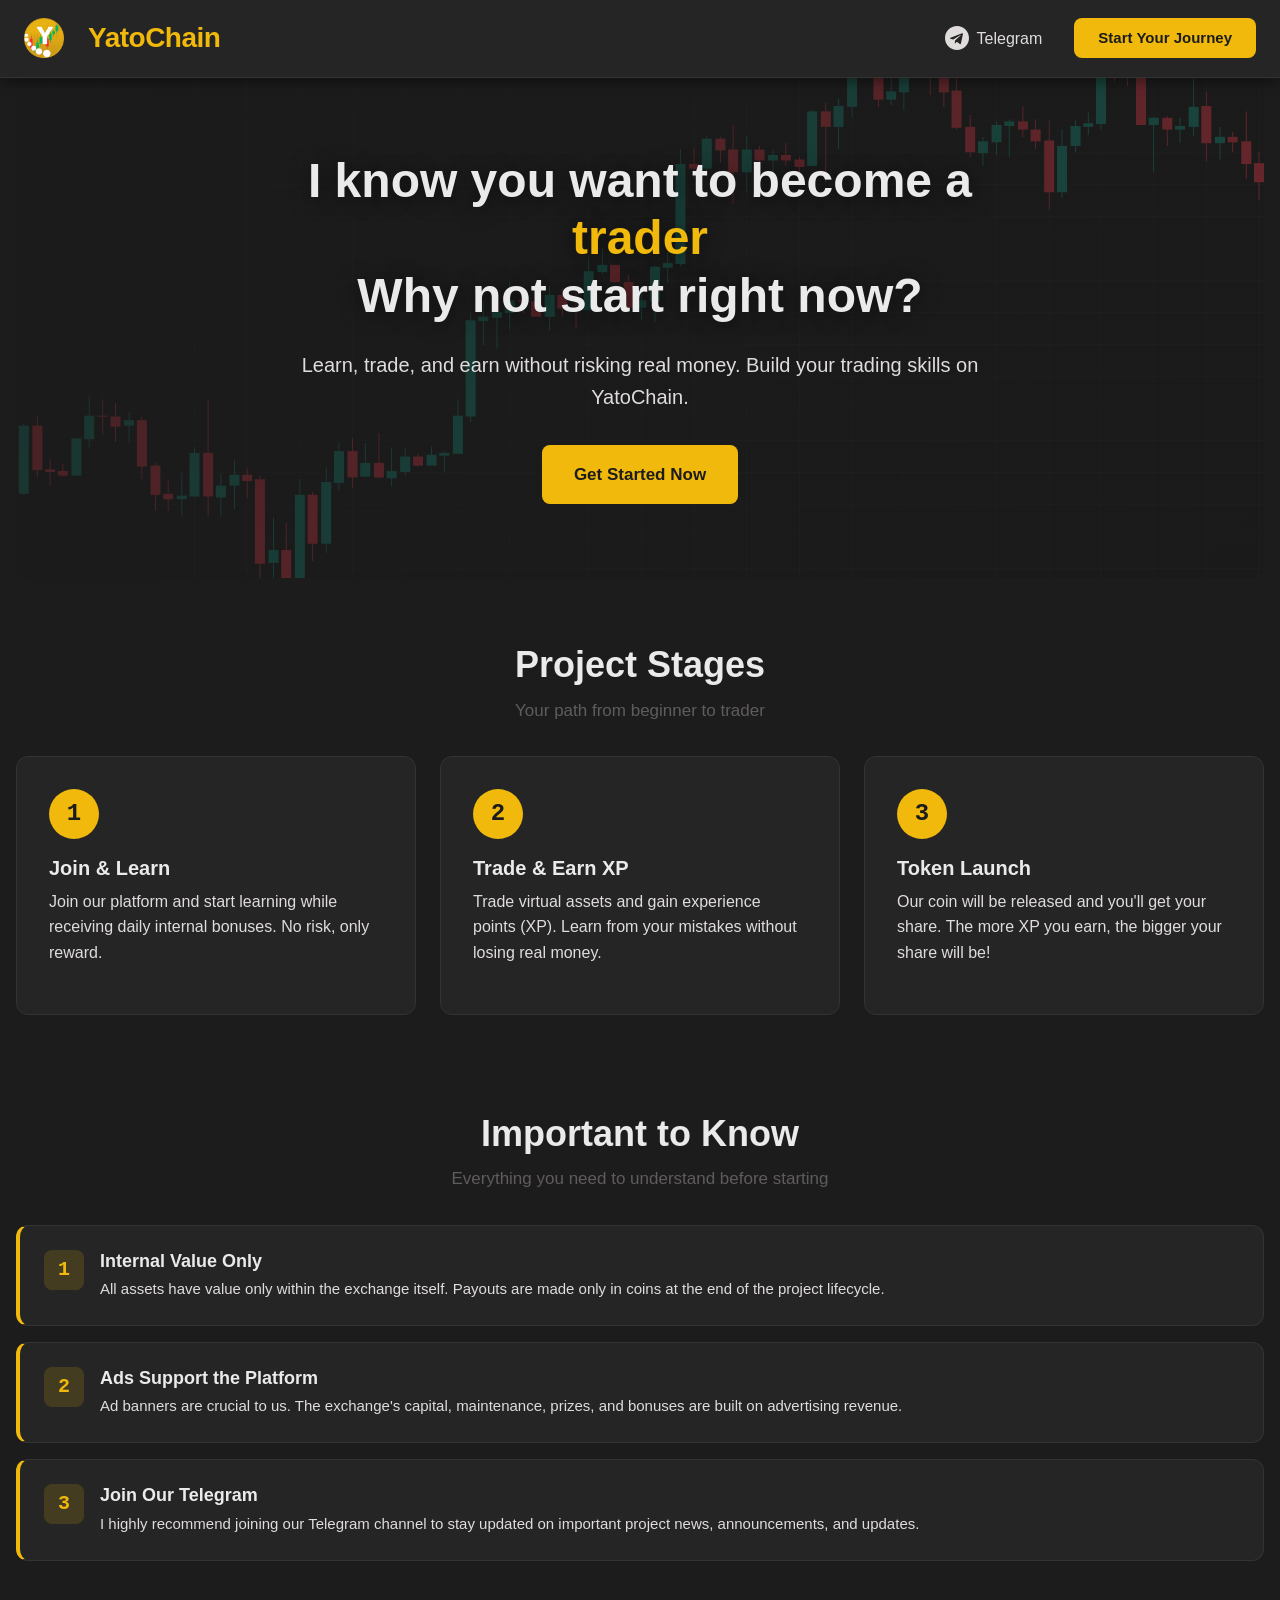
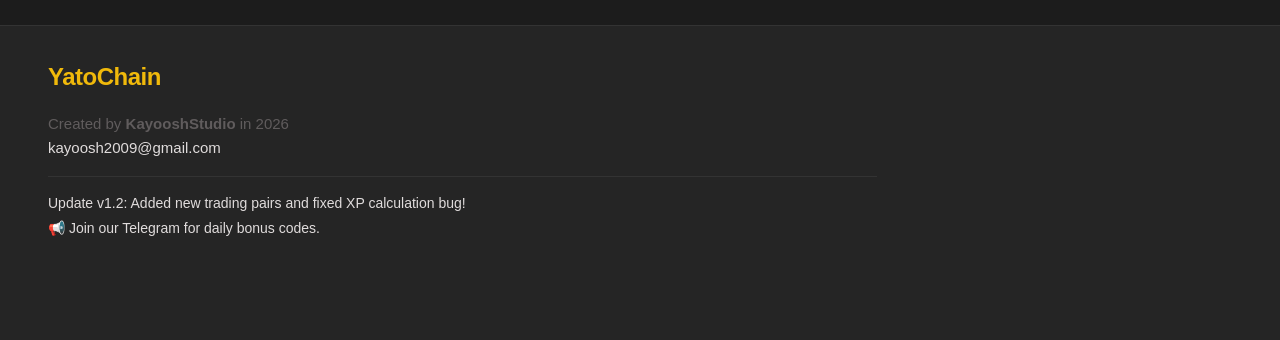
<file: static/index.html>
<!DOCTYPE html>
<html lang="en">
<head>
  <meta charset="UTF-8">
  <meta name="viewport" content="width=device-width, initial-scale=1.0">
  <title>YatoChain - Learn to Trade Risk-Free</title>
  <link rel="stylesheet" href="style.css">
  
  <!-- Additional styles specific for homepage -->
  <style>
    /* Hero Banner */
    .hero-banner {
      position: relative;
      width: 100%;
      height: 500px;
      background-image: url('img/banner.png');
      background-size: cover;
      background-position: center;
      display: flex;
      align-items: center;
      justify-content: center;
      overflow: hidden;
      border-radius: var(--radius-lg);
      margin-bottom: var(--spacing-xl);
    }

    .hero-banner::before {
      content: '';
      position: absolute;
      top: 0;
      left: 0;
      right: 0;
      bottom: 0;
      background: linear-gradient(
        135deg,
        rgba(28, 28, 28, 0.85) 0%,
        rgba(28, 28, 28, 0.6) 100%
      );
      z-index: 1;
    }

    .hero-content {
      position: relative;
      z-index: 2;
      text-align: center;
      max-width: 800px;
      padding: var(--spacing-xl);
      animation: fadeIn 0.8s ease-out;
    }

    .hero-title {
      font-size: 3rem;
      font-weight: 700;
      margin-bottom: var(--spacing-lg);
      line-height: 1.2;
      text-shadow: 0 2px 20px rgba(0, 0, 0, 0.5);
    }

    .hero-title span {
      color: var(--color-warning);
    }

    .hero-subtitle {
      font-size: 1.25rem;
      color: var(--text-secondary);
      margin-bottom: var(--spacing-xl);
    }

    /* Sections */
    .section {
      margin-bottom: var(--spacing-xl);
      padding: var(--spacing-xl) 0;
    }

    .section-header {
      text-align: center;
      margin-bottom: var(--spacing-xl);
    }

    .section-title {
      font-size: 2.25rem;
      font-weight: 700;
      margin-bottom: var(--spacing-sm);
    }

    .section-subtitle {
      color: var(--text-muted);
      font-size: 1.0625rem;
    }

    /* Stages Cards */
    .stage-card {
      position: relative;
      background-color: var(--bg-secondary);
      border: 1px solid var(--border-color);
      border-radius: var(--radius-lg);
      padding: var(--spacing-xl);
      transition: all 0.3s ease;
      overflow: hidden;
    }

    .stage-card:hover {
      transform: translateY(-5px);
      border-color: var(--color-warning);
      box-shadow: var(--shadow-lg);
    }

    .stage-number {
      display: inline-flex;
      align-items: center;
      justify-content: center;
      width: 50px;
      height: 50px;
      background-color: var(--color-warning);
      color: var(--bg-primary);
      font-size: 1.5rem;
      font-weight: 700;
      border-radius: var(--radius-full);
      margin-bottom: var(--spacing-md);
      font-family: var(--font-mono);
    }

    .stage-title {
      font-size: 1.25rem;
      font-weight: 600;
      margin-bottom: var(--spacing-sm);
    }

    .stage-description {
      color: var(--text-secondary);
      line-height: 1.6;
    }

    /* Info Cards */
    .info-card {
      background-color: var(--bg-secondary);
      border: 1px solid var(--border-color);
      border-left: 4px solid var(--color-warning);
      border-radius: var(--radius-lg);
      padding: var(--spacing-lg);
      display: flex;
      gap: var(--spacing-md);
      align-items: flex-start;
      transition: all 0.3s ease;
    }

    .info-card:hover {
      transform: translateX(5px);
      background-color: var(--bg-tertiary);
    }

    .info-icon {
      flex-shrink: 0;
      width: 40px;
      height: 40px;
      background-color: rgba(240, 185, 11, 0.15);
      color: var(--color-warning);
      border-radius: var(--radius-md);
      display: flex;
      align-items: center;
      justify-content: center;
      font-size: 1.25rem;
      font-weight: 700;
      font-family: var(--font-mono);
    }

    .info-content h4 {
      font-size: 1.125rem;
      margin-bottom: var(--spacing-xs);
    }

    .info-content p {
      color: var(--text-secondary);
      margin: 0;
      font-size: 0.9375rem;
      line-height: 1.6;
    }

    /* Footer */
    .footer {
      background-color: var(--bg-secondary);
      border-top: 1px solid var(--border-color);
      padding: var(--spacing-xl);
      margin-top: var(--spacing-xl);
      text-align: center;
    }

    .footer-content {
      max-width: 1400px;
      margin: 0 auto;
      color: var(--text-muted);
    }

    .footer-logo {
      color: var(--color-warning);
      font-size: 1.5rem;
      font-weight: 700;
      margin-bottom: var(--spacing-md);
    }

    .footer a {
      color: var(--text-secondary);
      transition: color 0.2s ease;
    }

    .footer a:hover {
      color: var(--color-warning);
    }

    /* Telegram Icon */
    .telegram-icon {
      width: 24px;
      height: 24px;
      fill: var(--text-secondary);
      transition: fill 0.2s ease;
    }

    .nav-link:hover .telegram-icon,
    .nav-link:focus .telegram-icon {
      fill: var(--color-warning);
    }

    /* Responsive */
    @media (max-width: 768px) {
      .hero-banner {
        height: 400px;
      }

      .hero-title {
        font-size: 2rem;
      }

      .hero-subtitle {
        font-size: 1rem;
      }

      .section-title {
        font-size: 1.75rem;
      }

      .grid-cols-3 {
        grid-template-columns: 1fr;
      }
    }
  </style>
</head>
<body>

  <!-- Navigation -->
  <nav class="navbar">
    <div class="navbar-content">
      <div class="flex items-center gap-2">
        <img src="img/logo.png" alt="YatoChain" class="logo" style="height: 40px; width: auto;">
        <span class="logo" style="margin-left: var(--spacing-sm);">YatoChain</span>
      </div>

      <div class="flex items-center gap-2">
        <a href="https://t.me/yatochain" target="_blank" rel="noopener noreferrer" class="nav-link flex items-center gap-1" aria-label="Join our Telegram">
          <svg class="telegram-icon" viewBox="0 0 24 24" xmlns="http://www.w3.org/2000/svg">
            <path d="M12 0C5.373 0 0 5.373 0 12s5.373 12 12 12 12-5.373 12-12S18.627 0 12 0zm5.894 8.221l-1.97 9.28c-.145.658-.537.818-1.084.508l-3-2.21-1.446 1.394c-.14.18-.357.295-.6.295-.002 0-.003 0-.005 0l.213-3.054 5.569-5.022c.24-.213-.054-.334-.373-.121l-6.869 4.326-2.96-.924c-.64-.203-.658-.643.135-.953l11.566-4.458c.538-.196 1.006.128.832.941z"/>
          </svg>
          Telegram
        </a>

        <a href="app/lets-start.html" class="btn btn-primary">Start Your Journey</a>
      </div>
    </div>
  </nav>

  <!-- Main Content -->
  <main class="container">
    
    <!-- Hero Banner -->
    <section class="hero-banner fade-in">
      <div class="hero-content">
        <h1 class="hero-title">
          I know you want to become a <span>trader</span><br>
          Why not start right now?
        </h1>
        <p class="hero-subtitle">
          Learn, trade, and earn without risking real money. Build your trading skills on YatoChain.
        </p>
        <a href="app/lets-start.html" class="btn btn-primary btn-lg">Get Started Now</a>
      </div>
    </section>

    <!-- Project Stages Section -->
    <section class="section">
      <div class="section-header">
        <h2 class="section-title">Project Stages</h2>
        <p class="section-subtitle">Your path from beginner to trader</p>
      </div>

      <div class="grid grid-cols-3 gap-3">
        <div class="stage-card fade-in">
          <div class="stage-number">1</div>
          <h3 class="stage-title">Join & Learn</h3>
          <p class="stage-description">
            Join our platform and start learning while receiving daily internal bonuses. No risk, only reward.
          </p>
        </div>

        <div class="stage-card fade-in">
          <div class="stage-number">2</div>
          <h3 class="stage-title">Trade & Earn XP</h3>
          <p class="stage-description">
            Trade virtual assets and gain experience points (XP). Learn from your mistakes without losing real money.
          </p>
        </div>

        <div class="stage-card fade-in">
          <div class="stage-number">3</div>
          <h3 class="stage-title">Token Launch</h3>
          <p class="stage-description">
            Our coin will be released and you'll get your share. The more XP you earn, the bigger your share will be!
          </p>
        </div>
      </div>
    </section>

    <!-- Important to Know Section -->
    <section class="section">
      <div class="section-header">
        <h2 class="section-title">Important to Know</h2>
        <p class="section-subtitle">Everything you need to understand before starting</p>
      </div>

      <div class="flex flex-col gap-2">
        <div class="info-card fade-in">
          <div class="info-icon">1</div>
          <div class="info-content">
            <h4>Internal Value Only</h4>
            <p>
              All assets have value only within the exchange itself. Payouts are made only in coins at the end of the project lifecycle.
            </p>
          </div>
        </div>

        <div class="info-card fade-in">
          <div class="info-icon">2</div>
          <div class="info-content">
            <h4>Ads Support the Platform</h4>
            <p>
              Ad banners are crucial to us. The exchange's capital, maintenance, prizes, and bonuses are built on advertising revenue.
            </p>
          </div>
        </div>

        <div class="info-card fade-in">
          <div class="info-icon">3</div>
          <div class="info-content">
            <h4>Join Our Telegram</h4>
            <p>
              I highly recommend joining our Telegram channel to stay updated on important project news, announcements, and updates.
            </p>
          </div>
        </div>
      </div>
    </section>

  </main>

  <!-- Footer -->
<footer class="footer">
  <div class="footer-content">
    
    <!-- ЛЕВАЯ ЧАСТЬ: Текст и дополнительные блоки -->
    <div class="footer-left-block">
      <div class="footer-logo">YatoChain</div>
      
      <!-- Основной копирайт -->
      <p class="footer-info">
        Created by <strong>KayooshStudio</strong> in 2026<br>
        <a href="mailto:kayoosh2009@gmail.com">kayoosh2009@gmail.com</a>
      </p>

      <!-- ⬇️ БЛОК ДЛЯ ДОПОЛНИТЕЛЬНОГО ТЕКСТА ⬇️ -->
      <div class="footer-extra-text">
        <p> Update v1.2: Added new trading pairs and fixed XP calculation bug!</p>
        <p>📢 Join our Telegram for daily bonus codes.</p>
        <!-- Сюда можешь добавлять любые новые абзацы или списки -->
      </div>
      <!-- ️ КОНЕЦ БЛОКА ️ -->
    </div>

    <!-- ПРАВАЯ ЧАСТЬ: Рекламный баннер AADS -->
    <div class="footer-ad-container">
      <!-- BEGIN AADS AD UNIT 2447646 -->
      <div id="frame" style="width: 300px; margin: 0; z-index: 99998; height: auto;">
        <iframe 
          data-aa='2447646' 
          src='//ad.a-ads.com/2447646/?size=300x250&background_color=1C1C1C&title_color=F0B90B'
          style='border:0; padding:0; width:300px; height:250px; overflow:hidden; display:block;'>
        </iframe>
      </div>
      <!-- END AADS AD UNIT 2447646 -->
    </div>

  </div>
</footer>

</body>
</html>
</file>
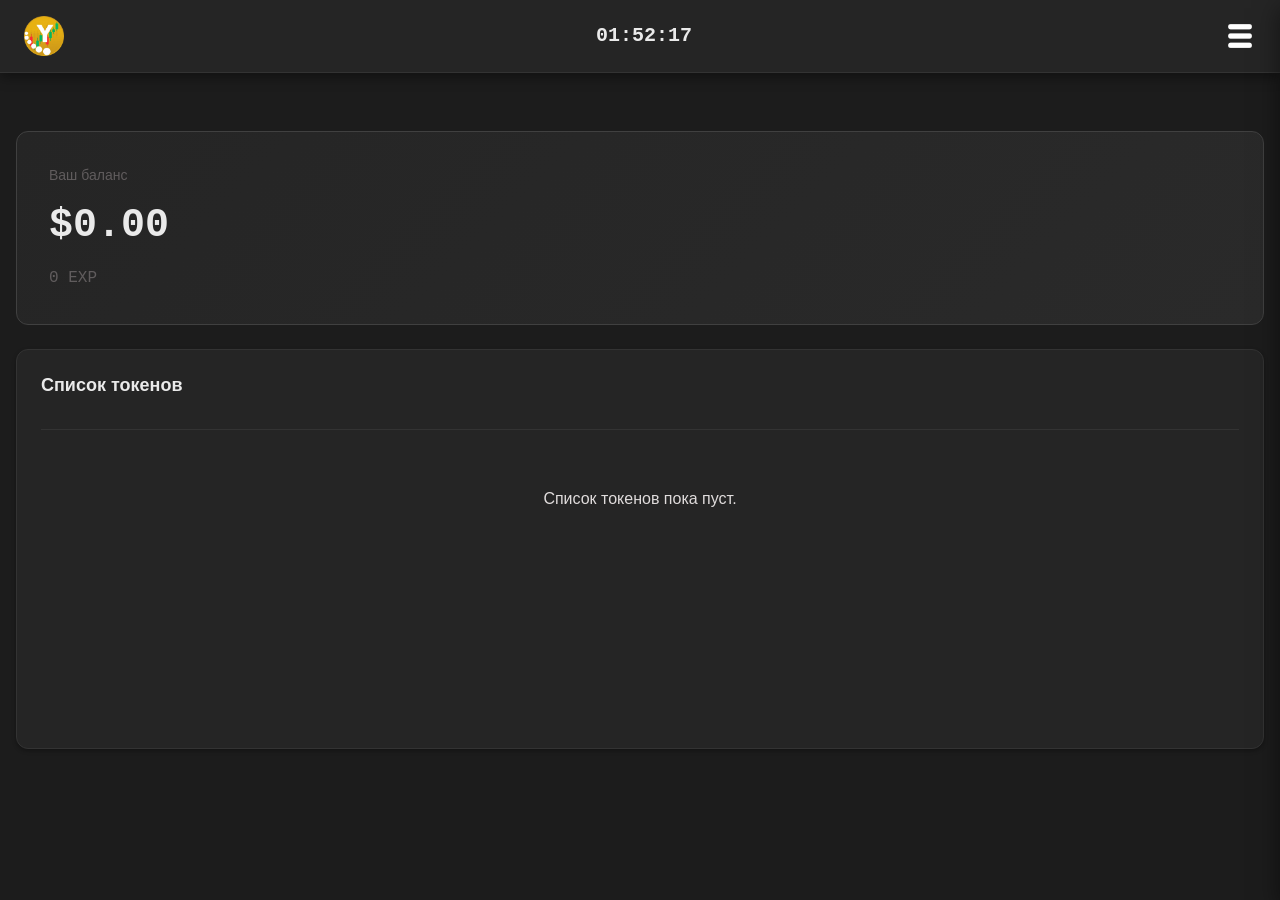
<file: static/app/dashboard.html>
<!DOCTYPE html>
<html lang="ru">

<head>
    <meta charset="UTF-8">
    <meta name="viewport" content="width=device-width, initial-scale=1.0">
    <title>YatoChain - Dashboard</title>
    <link rel="stylesheet" href="../style.css">
    <link rel="stylesheet" href="css/dashboard.css">
</head>

<body>

    <!-- 1. НАВБАР -->
    <nav class="navbar">
        <div class="navbar-content">
            <a href="#" class="navbar-logo-link">
                <img src="../img/logo.png" alt="Logo" class="navbar-logo">
            </a>
            <div class="server-time" id="serverTime">00:00:00</div>
            <button class="menu-btn" id="menuToggle">
                <img src="../img/menu.png" alt="Menu">
            </button>
        </div>
    </nav>

    <div id="frame" style="width: 320px;margin: auto;z-index: 99998;height: auto">
        <iframe data-aa='2448442'
            src='//ad.a-ads.com/2448442/?size=320x50&background_color=1C1C1C&title_color=F0B90B&title_hover_color=4A90E2'
            style='border:0; padding:0; width:320px; height:50px; overflow:hidden;display: block;margin: auto'></iframe>
    </div>

    <!-- 2. ОСНОВНОЙ КОНТЕНТ -->
    <main class="container" style="padding-top: var(--spacing-sm);">

        <!-- Рамка с балансом и EXP -->
        <div class="balance-card fade-in">
            <div class="balance-label">Ваш баланс</div>
            <div class="balance-amount">$0.00</div>
            <div class="exp-text">0 EXP</div>
        </div>

        <!-- Список токенов (пока пустой) -->
        <div class="card token-list-card fade-in">
            <div class="card-header">
                <h3 class="card-title">Список токенов</h3>
            </div>
            <div class="card-body">
                <div class="empty-state">
                    <p>Список токенов пока пуст.</p>
                </div>
            </div>
        </div>

    </main>






    <!-- Боковая панель меню -->
    <aside class="side-panel" id="sideMenu">
        
        <!-- Шапка: Аватар, Имя и Название страницы -->
        <div class="side-panel-header">
            <div class="user-info">
                <img src="../img/person.png" alt="Avatar" class="user-avatar">
                <div class="user-details">
                    <span class="user-name">YatoTrader</span>
                    <span class="page-name">Dashboard</span>
                </div>
            </div>
            <button class="close-btn" id="closeMenu">&times;</button>
        </div>

        <!-- Навигация: 3 кнопки с иконками -->
        <nav class="side-panel-nav">
            <a href="#" class="side-link active">
                <img src="../img/wallet.png" alt="Dashboard" class="side-icon">
                <span>My Wallet</span>
            </a>
            <a href="#" class="side-link">
                <img src="../img/earn.png" alt="Trade" class="side-icon">
                <span>Daily Earn</span>
            </a>
            <a href="#" class="side-link">
                <img src="../img/add-token.png" alt="Portfolio" class="side-icon">
                <span>Add Token</span>
            </a>
        </nav>

        <!-- Футер: Кнопки выхода и Телеграма -->
        <div class="side-panel-footer">
            <a href="#" class="footer-btn logout-btn">
                <img src="../img/logout.png" alt="Logout" class="footer-icon">
                <span>Logout</span>
            </a>
            <a href="https://t.me/kayoosh_channel" target="_blank" class="footer-btn telegram-btn">
                <img src="../img/telegram.png" alt="Telegram" class="footer-icon">
                <span>Telegram</span>
            </a>
        </div>

    </aside>







    <div class="menu-overlay" id="menuOverlay"></div>

    <script>
        // 1. Часы
        function updateTime() {
            const now = new Date();
            const h = String(now.getHours()).padStart(2, '0');
            const m = String(now.getMinutes()).padStart(2, '0');
            const s = String(now.getSeconds()).padStart(2, '0');
            const timeEl = document.getElementById('serverTime');
            if (timeEl) timeEl.textContent = `${h}:${m}:${s}`;
        }
        setInterval(updateTime, 1000);
        updateTime();

        // 2. Логика бокового меню
        const menuToggle = document.getElementById('menuToggle');
        const sideMenu = document.getElementById('sideMenu');
        const closeMenuBtn = document.getElementById('closeMenu');
        const menuOverlay = document.getElementById('menuOverlay');

        function openMenu() {
            sideMenu.classList.add('active');
            menuOverlay.classList.add('active');
        }

        function closeMenu() {
            sideMenu.classList.remove('active');
            menuOverlay.classList.remove('active');
        }

        menuToggle.addEventListener('click', openMenu);
        closeMenuBtn.addEventListener('click', closeMenu);
        menuOverlay.addEventListener('click', closeMenu);
    </script>

</body>

</html>
</file>
<file: static/style.css>
/* ============================================
   YATOCHAIN - CSS Variables & Base Styles
   ============================================ */

:root {
  /* Цветовая палитра */
  --bg-primary: #1C1C1C;
  --bg-secondary: #252525;
  --bg-tertiary: #2A2A2A;

  --text-primary: #EAEAEA;
  --text-secondary: #E0DCDC;
  --text-muted: #605C5D;

  /* Акценты для трейдинга */
  --color-success: #0ECB81;
  --color-danger: #F6465D;
  --color-warning: #F0B90B;
  --color-info: #4A90E2;

  /* Границы */
  --border-color: #333333;
  --border-light: #404040;

  /* Тени */
  --shadow-sm: 0 2px 4px rgba(0, 0, 0, 0.3);
  --shadow-md: 0 4px 12px rgba(0, 0, 0, 0.4);
  --shadow-lg: 0 8px 24px rgba(0, 0, 0, 0.5);

  /* Отступы */
  --spacing-xs: 0.25rem;
  --spacing-sm: 0.5rem;
  --spacing-md: 1rem;
  --spacing-lg: 1.5rem;
  --spacing-xl: 2rem;

  /* Скругления */
  --radius-sm: 4px;
  --radius-md: 8px;
  --radius-lg: 12px;
  --radius-full: 9999px;

  /* Шрифты */
  --font-family: -apple-system, BlinkMacSystemFont, 'Segoe UI', Roboto, 'Helvetica Neue', Arial, sans-serif;
  --font-mono: 'Courier New', monospace;
}

/* ============================================
   Reset & Base
   ============================================ */

* {
  margin: 0;
  padding: 0;
  box-sizing: border-box;
}

html {
  font-size: 16px;
  scroll-behavior: smooth;
}

body {
  font-family: var(--font-family);
  background-color: var(--bg-primary);
  color: var(--text-primary);
  line-height: 1.6;
  min-height: 100vh;
  -webkit-font-smoothing: antialiased;
  -moz-osx-font-smoothing: grayscale;
}

/* ============================================
   Typography
   ============================================ */

h1,
h2,
h3,
h4,
h5,
h6 {
  color: var(--text-primary);
  font-weight: 600;
  line-height: 1.3;
  margin-bottom: var(--spacing-md);
}

h1 {
  font-size: 2.5rem;
}

h2 {
  font-size: 2rem;
}

h3 {
  font-size: 1.75rem;
}

h4 {
  font-size: 1.5rem;
}

h5 {
  font-size: 1.25rem;
}

h6 {
  font-size: 1rem;
}

p {
  color: var(--text-secondary);
  margin-bottom: var(--spacing-md);
}

a {
  color: var(--text-primary);
  text-decoration: none;
  transition: color 0.2s ease;
}

a:hover {
  color: var(--color-warning);
}

/* ============================================
   Layout Components
   ============================================ */

.container {
  width: 100%;
  max-width: 1400px;
  margin: 0 auto;
  padding: 0 var(--spacing-md);
}

.dashboard {
  display: grid;
  grid-template-columns: 250px 1fr 300px;
  gap: var(--spacing-lg);
  min-height: calc(100vh - 70px);
  padding: var(--spacing-lg);
}

/* ============================================
   Navigation
   ============================================ */

.navbar {
  background-color: var(--bg-secondary);
  border-bottom: 1px solid var(--border-color);
  padding: var(--spacing-md) var(--spacing-lg);
  position: sticky;
  top: 0;
  z-index: 1000;
  box-shadow: var(--shadow-md);
}

.navbar-content {
  display: flex;
  justify-content: space-between;
  align-items: center;
  max-width: 1400px;
  margin: 0 auto;
}

.logo {
  font-size: 1.75rem;
  font-weight: 700;
  color: var(--color-warning);
  letter-spacing: -0.5px;
}

.nav-menu {
  display: flex;
  gap: var(--spacing-lg);
  list-style: none;
}

.nav-link {
  color: var(--text-secondary);
  font-weight: 500;
  padding: var(--spacing-sm) var(--spacing-md);
  border-radius: var(--radius-md);
  transition: all 0.2s ease;
}

.nav-link:hover,
.nav-link.active {
  color: var(--text-primary);
  background-color: var(--bg-tertiary);
}

.sidebar {
  background-color: var(--bg-secondary);
  border-right: 1px solid var(--border-color);
  padding: var(--spacing-lg);
  border-radius: var(--radius-lg);
  height: fit-content;
}

.sidebar-menu {
  list-style: none;
}

.sidebar-item {
  margin-bottom: var(--spacing-sm);
}

.sidebar-link {
  display: flex;
  align-items: center;
  gap: var(--spacing-md);
  padding: var(--spacing-md);
  color: var(--text-secondary);
  border-radius: var(--radius-md);
  transition: all 0.2s ease;
}

.sidebar-link:hover,
.sidebar-link.active {
  background-color: var(--bg-tertiary);
  color: var(--color-warning);
}

/* ============================================
   Cards & Panels
   ============================================ */

.card {
  background-color: var(--bg-secondary);
  border: 1px solid var(--border-color);
  border-radius: var(--radius-lg);
  padding: var(--spacing-lg);
  box-shadow: var(--shadow-sm);
  transition: box-shadow 0.2s ease;
}

.card:hover {
  box-shadow: var(--shadow-md);
}

.card-header {
  display: flex;
  justify-content: space-between;
  align-items: center;
  margin-bottom: var(--spacing-lg);
  padding-bottom: var(--spacing-md);
  border-bottom: 1px solid var(--border-color);
}

.card-title {
  font-size: 1.125rem;
  font-weight: 600;
  color: var(--text-primary);
}

.card-body {
  color: var(--text-secondary);
}

/* ============================================
   Buttons
   ============================================ */

.btn {
  display: inline-flex;
  align-items: center;
  justify-content: center;
  gap: var(--spacing-sm);
  padding: var(--spacing-sm) var(--spacing-lg);
  font-family: var(--font-family);
  font-size: 0.9375rem;
  font-weight: 600;
  border: none;
  border-radius: var(--radius-md);
  cursor: pointer;
  transition: all 0.2s ease;
  text-decoration: none;
}

.btn-primary {
  background-color: var(--color-warning);
  color: var(--bg-primary);
}

.btn-primary:hover {
  background-color: #d4a409;
  transform: translateY(-1px);
  box-shadow: var(--shadow-md);
}

.btn-success {
  background-color: var(--color-success);
  color: var(--bg-primary);
}

.btn-success:hover {
  background-color: #0db876;
  transform: translateY(-1px);
}

.btn-danger {
  background-color: var(--color-danger);
  color: white;
}

.btn-danger:hover {
  background-color: #e03e54;
  transform: translateY(-1px);
}

.btn-secondary {
  background-color: var(--bg-tertiary);
  color: var(--text-primary);
  border: 1px solid var(--border-light);
}

.btn-secondary:hover {
  background-color: var(--border-light);
}

.btn-outline {
  background-color: transparent;
  border: 1px solid var(--border-light);
  color: var(--text-primary);
}

.btn-outline:hover {
  background-color: var(--bg-tertiary);
  border-color: var(--text-muted);
}

.btn-sm {
  padding: var(--spacing-xs) var(--spacing-md);
  font-size: 0.8125rem;
}

.btn-lg {
  padding: var(--spacing-md) var(--spacing-xl);
  font-size: 1.0625rem;
}

/* ============================================
   Tables
   ============================================ */

.table-container {
  overflow-x: auto;
  border-radius: var(--radius-md);
}

.table {
  width: 100%;
  border-collapse: collapse;
  background-color: var(--bg-secondary);
}

.table thead {
  background-color: var(--bg-tertiary);
}

.table th {
  padding: var(--spacing-md);
  text-align: left;
  font-weight: 600;
  color: var(--text-secondary);
  font-size: 0.875rem;
  text-transform: uppercase;
  letter-spacing: 0.5px;
  border-bottom: 1px solid var(--border-color);
}

.table td {
  padding: var(--spacing-md);
  color: var(--text-primary);
  border-bottom: 1px solid var(--border-color);
}

.table tbody tr {
  transition: background-color 0.15s ease;
}

.table tbody tr:hover {
  background-color: var(--bg-tertiary);
}

/* ============================================
   Price & Trading Elements
   ============================================ */

.price {
  font-family: var(--font-mono);
  font-weight: 600;
  font-size: 1.125rem;
}

.price-up {
  color: var(--color-success);
}

.price-down {
  color: var(--color-danger);
}

.price-change {
  display: inline-flex;
  align-items: center;
  gap: var(--spacing-xs);
  font-family: var(--font-mono);
  font-size: 0.875rem;
  font-weight: 600;
  padding: var(--spacing-xs) var(--spacing-sm);
  border-radius: var(--radius-sm);
}

.price-change.positive {
  color: var(--color-success);
  background-color: rgba(14, 203, 129, 0.1);
}

.price-change.negative {
  color: var(--color-danger);
  background-color: rgba(246, 70, 93, 0.1);
}

.balance-card {
  background: linear-gradient(135deg, var(--bg-secondary) 0%, var(--bg-tertiary) 100%);
  border: 1px solid var(--border-light);
  padding: var(--spacing-xl);
  border-radius: var(--radius-lg);
  margin-bottom: var(--spacing-lg);
}

.balance-label {
  color: var(--text-muted);
  font-size: 0.875rem;
  margin-bottom: var(--spacing-sm);
}

.balance-amount {
  font-size: 2.5rem;
  font-weight: 700;
  color: var(--text-primary);
  font-family: var(--font-mono);
}

/* ============================================
   Forms & Inputs
   ============================================ */

.form-group {
  margin-bottom: var(--spacing-lg);
}

.form-label {
  display: block;
  margin-bottom: var(--spacing-sm);
  color: var(--text-secondary);
  font-weight: 500;
  font-size: 0.875rem;
}

.form-input,
.form-select {
  width: 100%;
  padding: var(--spacing-md);
  background-color: var(--bg-tertiary);
  border: 1px solid var(--border-color);
  border-radius: var(--radius-md);
  color: var(--text-primary);
  font-family: var(--font-family);
  font-size: 0.9375rem;
  transition: all 0.2s ease;
}

.form-input:focus,
.form-select:focus {
  outline: none;
  border-color: var(--color-warning);
  box-shadow: 0 0 0 3px rgba(240, 185, 11, 0.1);
}

.form-input::placeholder {
  color: var(--text-muted);
}

.input-group {
  display: flex;
  gap: var(--spacing-sm);
}

.input-group .form-input {
  flex: 1;
}

/* ============================================
   Chart Container
   ============================================ */

.chart-container {
  background-color: var(--bg-secondary);
  border: 1px solid var(--border-color);
  border-radius: var(--radius-lg);
  padding: var(--spacing-lg);
  height: 500px;
  position: relative;
}

.chart-header {
  display: flex;
  justify-content: space-between;
  align-items: center;
  margin-bottom: var(--spacing-lg);
}

.chart-title {
  font-size: 1.25rem;
  font-weight: 600;
}

.chart-timeframe {
  display: flex;
  gap: var(--spacing-xs);
}

.timeframe-btn {
  padding: var(--spacing-xs) var(--spacing-md);
  background-color: var(--bg-tertiary);
  border: 1px solid var(--border-color);
  color: var(--text-muted);
  border-radius: var(--radius-sm);
  cursor: pointer;
  font-size: 0.8125rem;
  font-weight: 500;
  transition: all 0.2s ease;
}

.timeframe-btn:hover,
.timeframe-btn.active {
  background-color: var(--color-warning);
  color: var(--bg-primary);
  border-color: var(--color-warning);
}

/* ============================================
   Badges
   ============================================ */

.badge {
  display: inline-flex;
  align-items: center;
  padding: var(--spacing-xs) var(--spacing-sm);
  border-radius: var(--radius-sm);
  font-size: 0.75rem;
  font-weight: 600;
  text-transform: uppercase;
  letter-spacing: 0.5px;
}

.badge-success {
  background-color: rgba(14, 203, 129, 0.2);
  color: var(--color-success);
}

.badge-danger {
  background-color: rgba(246, 70, 93, 0.2);
  color: var(--color-danger);
}

.badge-warning {
  background-color: rgba(240, 185, 11, 0.2);
  color: var(--color-warning);
}

/* ============================================
   Utility Classes
   ============================================ */

.text-center {
  text-align: center;
}

.text-left {
  text-align: left;
}

.text-right {
  text-align: right;
}

.mt-1 {
  margin-top: var(--spacing-sm);
}

.mt-2 {
  margin-top: var(--spacing-md);
}

.mt-3 {
  margin-top: var(--spacing-lg);
}

.mb-1 {
  margin-bottom: var(--spacing-sm);
}

.mb-2 {
  margin-bottom: var(--spacing-md);
}

.mb-3 {
  margin-bottom: var(--spacing-lg);
}

.flex {
  display: flex;
}

.flex-col {
  flex-direction: column;
}

.items-center {
  align-items: center;
}

.justify-between {
  justify-content: space-between;
}

.justify-center {
  justify-content: center;
}

.gap-1 {
  gap: var(--spacing-sm);
}

.gap-2 {
  gap: var(--spacing-md);
}

.gap-3 {
  gap: var(--spacing-lg);
}

.grid {
  display: grid;
}

.grid-cols-2 {
  grid-template-columns: repeat(2, 1fr);
}

.grid-cols-3 {
  grid-template-columns: repeat(3, 1fr);
}

.grid-cols-4 {
  grid-template-columns: repeat(4, 1fr);
}

/* ============================================
   Responsive Design
   ============================================ */

@media (max-width: 1200px) {
  .dashboard {
    grid-template-columns: 1fr;
  }

  .sidebar {
    display: none;
  }
}

@media (max-width: 768px) {
  .nav-menu {
    display: none;
  }

  .dashboard {
    padding: var(--spacing-md);
  }

  .card {
    padding: var(--spacing-md);
  }

  .balance-amount {
    font-size: 1.75rem;
  }

  .table th,
  .table td {
    padding: var(--spacing-sm);
    font-size: 0.875rem;
  }
}

/* ============================================
   Animations
   ============================================ */

@keyframes fadeIn {
  from {
    opacity: 0;
    transform: translateY(10px);
  }

  to {
    opacity: 1;
    transform: translateY(0);
  }
}

.fade-in {
  animation: fadeIn 0.3s ease-out;
}

@keyframes pulse {

  0%,
  100% {
    opacity: 1;
  }

  50% {
    opacity: 0.5;
  }
}

.pulse {
  animation: pulse 2s cubic-bezier(0.4, 0, 0.6, 1) infinite;
}

/* ============================================
   Scrollbar Styling
   ============================================ */

::-webkit-scrollbar {
  width: 8px;
  height: 8px;
}

::-webkit-scrollbar-track {
  background: var(--bg-primary);
}

::-webkit-scrollbar-thumb {
  background: var(--border-light);
  border-radius: var(--radius-full);
}

::-webkit-scrollbar-thumb:hover {
  background: var(--text-muted);
}

/* ============================================
   Footer Layout (Text Left / Ad Right)
   ============================================ */

.footer {
  background-color: var(--bg-secondary);
  border-top: 1px solid var(--border-color);
  padding: var(--spacing-xl) 0;
  margin-top: var(--spacing-xl);
}

.footer-content {
  display: flex;
  justify-content: space-between;
  /* Текст слева, реклама справа */
  align-items: flex-start;
  /* Выравнивание по верхнему краю */
  max-width: 1400px;
  margin: 0 auto;
  padding: 0 var(--spacing-md);
  gap: var(--spacing-xl);
}

/* Левый блок с текстом */
.footer-left-block {
  text-align: left;
  /* Прижимаем текст к левому краю */
  flex-grow: 1;
  /* Занимает всё доступное пространство */
  max-width: 70%;
  /* Ограничиваем ширину, чтобы не наезжал на рекламу */
}

.footer-logo {
  color: var(--color-warning);
  font-size: 1.75rem;
  font-weight: 700;
  margin-bottom: var(--spacing-sm);
  letter-spacing: -0.5px;
}

.footer-info {
  color: var(--text-muted);
  margin: 0 0 var(--spacing-md) 0;
  line-height: 1.6;
  font-size: 0.9375rem;
}

.footer-info a {
  color: var(--text-secondary);
  transition: color 0.2s ease;
}

.footer-info a:hover {
  color: var(--color-warning);
}

/* Стили для дополнительного текста */
.footer-extra-text {
  margin-top: var(--spacing-md);
  padding-top: var(--spacing-md);
  border-top: 1px solid var(--border-color);
}

.footer-extra-text p {
  color: var(--text-secondary);
  font-size: 0.875rem;
  margin-bottom: var(--spacing-xs);
  line-height: 1.5;
}

/* Правый блок с рекламой */
.footer-ad-container {
  flex-shrink: 0;
  /* Запрещаем сжимать рекламный блок */
  width: 300px;
}

/* Адаптивность для мобильных устройств */
@media (max-width: 768px) {
  .footer-content {
    flex-direction: column-reverse;
    /* Реклама сверху, текст снизу на мобильных */
    align-items: center;
    text-align: center;
    gap: var(--spacing-lg);
  }

  .footer-left-block {
    max-width: 100%;
    text-align: center;
  }

  .footer-ad-container {
    width: 100%;
    display: flex;
    justify-content: center;
  }

  /* Масштабируем рекламу на узких экранах */
  .footer-ad-container iframe {
    max-width: 100%;
    transform: scale(0.95);
    transform-origin: top center;
  }
}

.btn-google {
  display: inline-flex;
  align-items: center;
  justify-content: center;
  gap: 12px;
  padding: 12px 24px;
  background-color: #ffffff;
  color: #3c4043;
  font-family: var(--font-family);
  font-size: 1rem;
  font-weight: 500;
  border: 1px solid #dadce0;
  border-radius: var(--radius-md);
  cursor: pointer;
  transition: all 0.2s ease;
  box-shadow: var(--shadow-sm);
}

.btn-google:hover {
  background-color: #f8f9fa;
  box-shadow: var(--shadow-md);
  transform: translateY(-1px);
}

.btn-google:active {
  transform: translateY(0);
  box-shadow: var(--shadow-sm);
}

.google-icon {
  flex-shrink: 0;
}

.navbar-content {
  display: flex;
  align-items: center;
}

.navbar-logo {
  height: 40px;
  width: auto;
  display: block;
}

/* Центрируем время */
.server-time {
  flex: 1;
  text-align: center;
  font-family: var(--font-mono);
  font-size: 1.25rem;
  color: var(--text-primary);
  font-weight: 600;
}

/* Кнопка меню */
.menu-btn {
  background: none;
  border: none;
  cursor: pointer;
  padding: 0;
  display: flex;
  align-items: center;
}

.menu-btn img {
  height: 32px;
  width: 32px;
  /* Если твоя иконка menu.png темная, раскомментируй строку ниже, чтобы она стала белой */
  /* filter: invert(1); */
}

/* Стили для EXP */
.exp-text {
  font-size: 1rem;
  color: var(--text-muted);
  font-family: var(--font-mono);
  margin-top: var(--spacing-sm);
}

/* Контейнер для списка токенов */
.token-list-card {
  margin-top: var(--spacing-lg);
  min-height: 400px;
}

.empty-state {
  text-align: center;
  color: var(--text-muted);
  padding: var(--spacing-xl) 0;
}
</file>
<file: static/app/css/dashboard.css>
.navbar-content {
    display: flex;
    align-items: center;
}

.navbar-logo {
    height: 40px;
    width: auto;
    display: block;
}

.server-time {
    flex: 1;
    text-align: center;
    font-family: var(--font-mono);
    font-size: 1.25rem;
    color: var(--text-primary);
    font-weight: 600;
}

.menu-btn {
    background: none;
    border: none;
    cursor: pointer;
    padding: 0;
    display: flex;
    align-items: center;
}

.menu-btn img {
    height: 32px;
    width: 32px;
}

.exp-text {
    font-size: 1rem;
    color: var(--text-muted);
    font-family: var(--font-mono);
    margin-top: var(--spacing-sm);
}

.token-list-card {
    margin-top: var(--spacing-lg);
    min-height: 400px;
}

.empty-state {
    text-align: center;
    color: var(--text-muted);
    padding: var(--spacing-xl) 0;
}

/* --- НОВЫЕ СТИЛИ ДЛЯ КРАСИВОГО ОТОБРАЖЕНИЯ РЕКЛАМЫ --- */
.ad-wrapper {
    display: flex;
    justify-content: center;
    align-items: center;
    margin: var(--spacing-md) auto;
    padding: var(--spacing-md);
    background-color: var(--bg-secondary);
    border: 1px solid var(--border-color);
    border-radius: var(--radius-md);
    max-width: 340px;
    /* Чуть больше самого баннера для "воздуха" */
    position: relative;
}

.ad-label {
    position: absolute;
    top: -10px;
    left: 50%;
    transform: translateX(-50%);
    background-color: var(--bg-primary);
    color: var(--text-muted);
    font-size: 0.7rem;
    padding: 2px 8px;
    border-radius: var(--radius-sm);
    border: 1px solid var(--border-color);
    text-transform: uppercase;
    letter-spacing: 0.5px;
}

/* --- Стили для боковой панели меню (СПРАВА) --- */
.side-panel {
    position: fixed !important;
    top: 0 !important;
    right: 0 !important;
    left: auto !important;
    transform: translateX(100%) !important;
    width: 320px !important;
    /* Увеличили ширину с 280px до 320px */
    height: 100vh !important;
    background-color: var(--bg-secondary) !important;
    border-left: 1px solid var(--border-color) !important;
    border-right: none !important;
    box-shadow: var(--shadow-lg) !important;
    z-index: 2000 !important;
    transition: transform 0.3s cubic-bezier(0.4, 0, 0.2, 1) !important;
    display: flex !important;
    flex-direction: column !important;
    padding: var(--spacing-lg) !important;
}

.side-panel.active {
    transform: translateX(0) !important;
}

/* Шапка с профилем */
.side-panel-header {
    display: flex;
    justify-content: space-between;
    align-items: center;
    margin-bottom: var(--spacing-lg);
    padding-bottom: var(--spacing-md);
    border-bottom: 1px solid var(--border-color);
}

.user-info {
    display: flex;
    align-items: center;
    gap: var(--spacing-sm);
}

.user-avatar {
    width: 42px;
    height: 42px;
    border-radius: var(--radius-full);
    object-fit: cover;
    border: 2px solid var(--color-warning);
}

.user-details {
    display: flex;
    flex-direction: column;
}

.user-name {
    font-weight: 600;
    color: var(--text-primary);
    font-size: 0.95rem;
    line-height: 1.2;
}

.page-name {
    font-size: 0.75rem;
    color: var(--text-muted);
    font-family: var(--font-mono);
    text-transform: uppercase;
    letter-spacing: 0.5px;
}

/* Навигация и иконки */
.side-panel-nav {
    display: flex;
    flex-direction: column;
    gap: var(--spacing-xs);
    flex: 1;
}

.side-link {
    display: flex;
    align-items: center;
    gap: var(--spacing-md);
    padding: var(--spacing-md);
    color: var(--text-secondary);
    border-radius: var(--radius-md);
    text-decoration: none;
    transition: all 0.2s ease;
    font-weight: 500;
}

.side-link:hover,
.side-link.active {
    background-color: var(--bg-tertiary);
    color: var(--color-warning);
}

.side-icon {
    width: 24px;
    height: 24px;
    object-fit: contain;
    /* Если иконки черные и их не видно на темном фоне, раскомментируй строку ниже: */
    /* filter: invert(1) brightness(1.5); */
}

/* Футер с кнопками */
.side-panel-footer {
    margin-top: auto;
    /* Прижимает футер к самому низу */
    padding-top: var(--spacing-md);
    border-top: 1px solid var(--border-color);
    display: flex;
    gap: var(--spacing-sm);
}

.footer-btn {
    flex: 1;
    display: flex;
    align-items: center;
    justify-content: center;
    gap: var(--spacing-xs);
    padding: var(--spacing-sm) var(--spacing-xs);
    border-radius: var(--radius-md);
    text-decoration: none;
    font-size: 0.85rem;
    font-weight: 600;
    transition: all 0.2s ease;
}

.logout-btn {
    background-color: rgba(246, 70, 93, 0.1);
    color: var(--color-danger);
    border: 1px solid rgba(246, 70, 93, 0.3);
}

.logout-btn:hover {
    background-color: rgba(246, 70, 93, 0.2);
    color: var(--color-danger);
}

.telegram-btn {
    background-color: rgba(74, 144, 226, 0.1);
    color: var(--color-info);
    border: 1px solid rgba(74, 144, 226, 0.3);
}

.telegram-btn:hover {
    background-color: rgba(74, 144, 226, 0.2);
    color: var(--color-info);
}

.footer-icon {
    width: 18px;
    height: 18px;
    object-fit: contain;
}

.close-btn {
    background: none;
    border: none;
    color: var(--text-primary);
    font-size: 1.5rem;
    cursor: pointer;
    line-height: 1;
}

.side-panel-nav {
    display: flex;
    flex-direction: column;
    gap: var(--spacing-sm);
    flex: 1;
}

.side-link {
    display: flex;
    align-items: center;
    gap: var(--spacing-md);
    padding: var(--spacing-md);
    color: var(--text-secondary);
    border-radius: var(--radius-md);
    text-decoration: none;
    transition: all 0.2s ease;
    font-weight: 500;
}

.side-link:hover,
.side-link.active {
    background-color: var(--bg-tertiary);
    color: var(--color-warning);
}

/* Затемнение фона при открытом меню */
.menu-overlay {
    position: fixed;
    top: 0;
    left: 0;
    width: 100vw;
    height: 100vh;
    background-color: rgba(0, 0, 0, 0.6);
    z-index: 1500;
    opacity: 0;
    visibility: hidden;
    transition: all 0.3s ease;
}

.menu-overlay.active {
    opacity: 1;
    visibility: visible;
}
</file>
